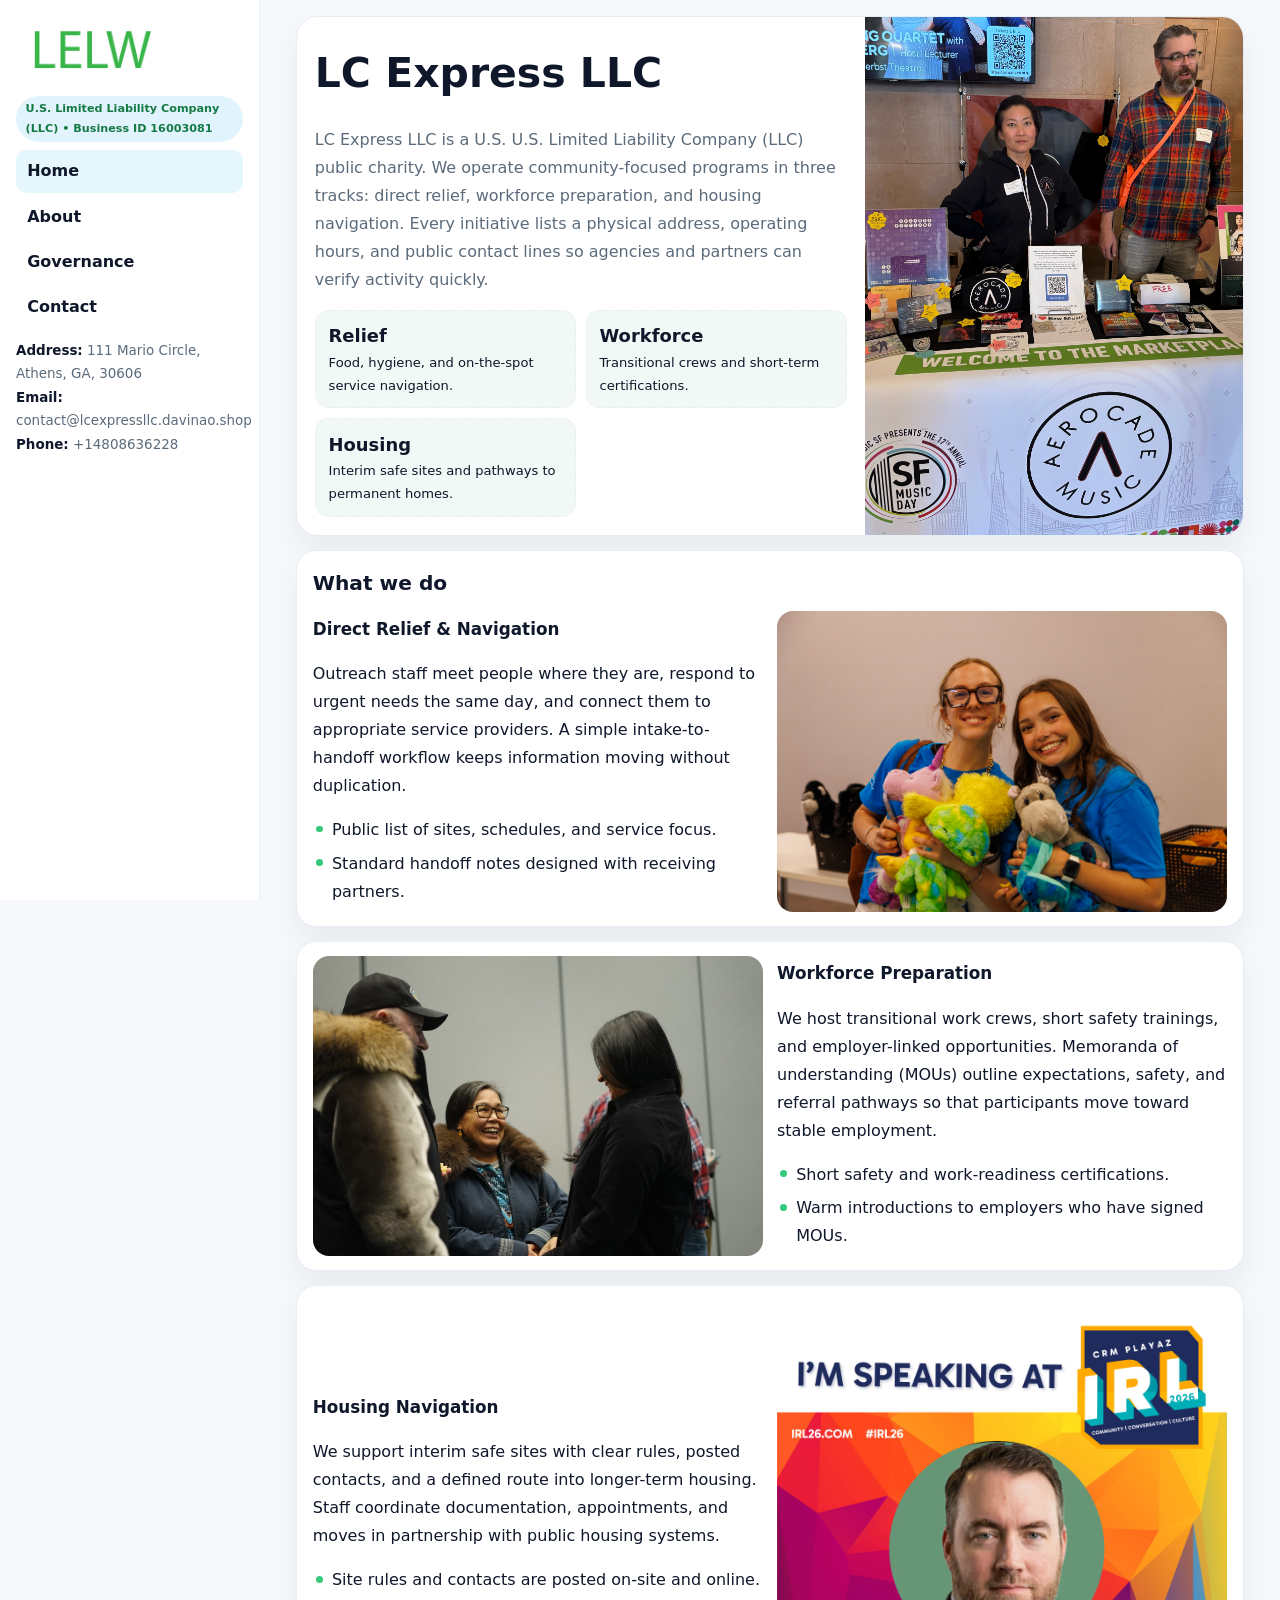
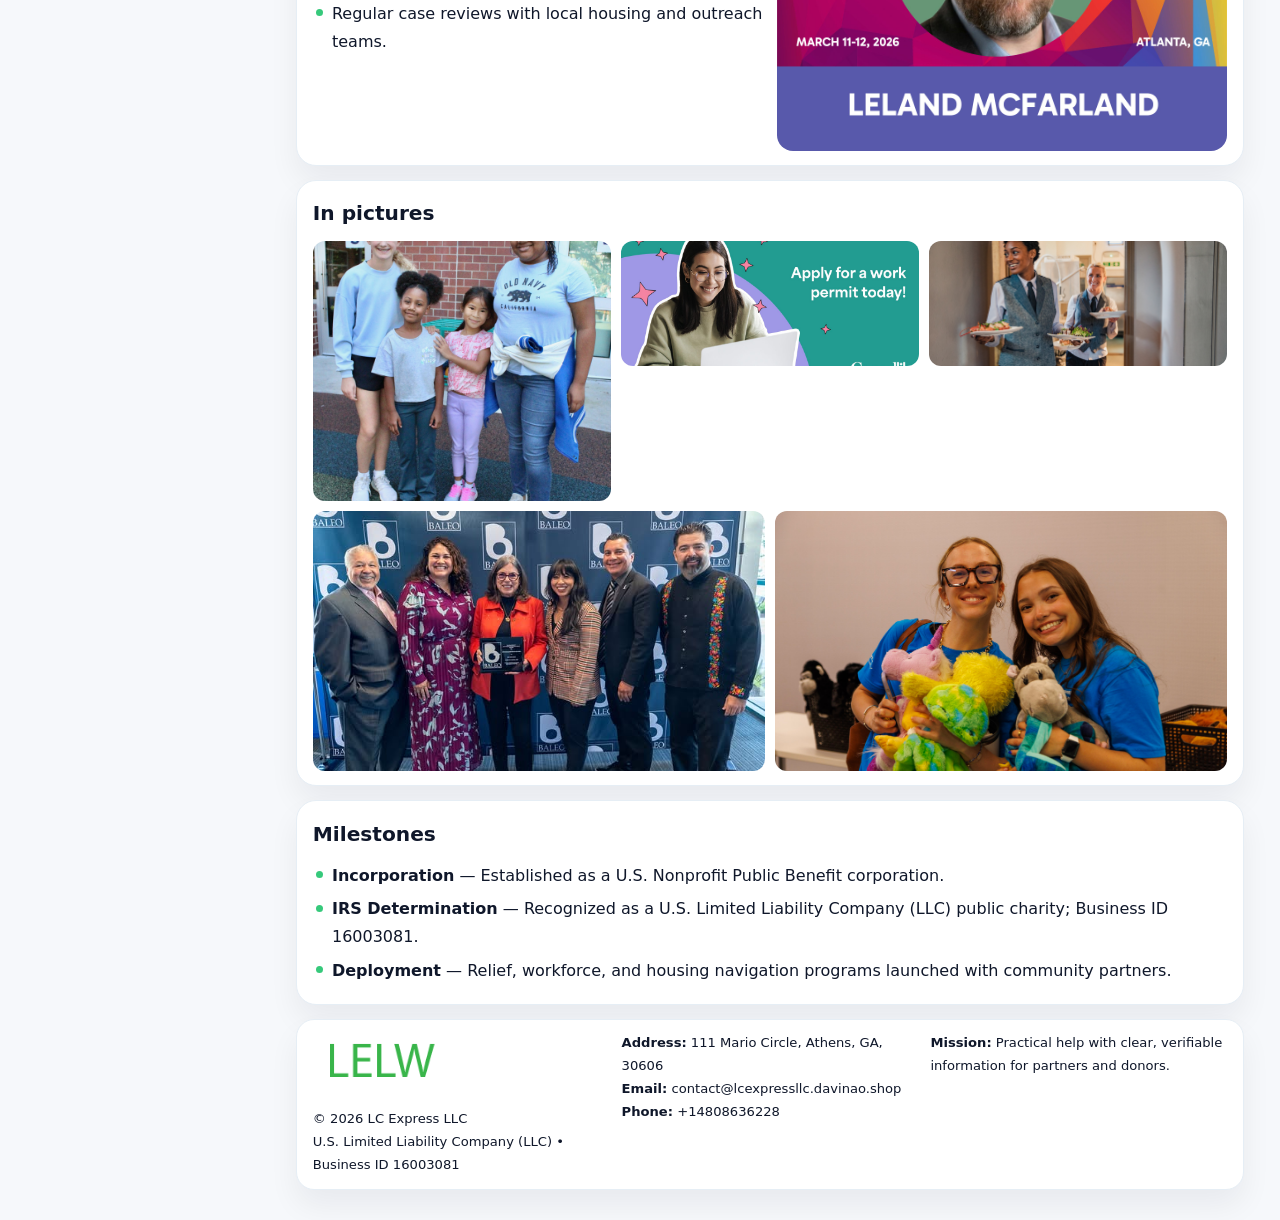
<file: index.html>
<!doctype html><html lang="en"><head>
<meta charset="utf-8">
<meta name="viewport" content="width=device-width,initial-scale=1">
<title>LC Express LLC – Nonprofit • 2025</title>
<link rel="stylesheet" href="assets/styles.css">
<link rel="icon" href="images/logo.png">
<meta name="data-ein" content="16003081">
<meta name="data-name" content="LC Express LLC">
  <meta name="description" content="Our nonprofit strengthens the community with programs focused on community services, education, and direct relief.">
</head>
<body>
<div style="position:absolute;left:-9999px;top:-9999px;opacity:0" data-uniq="{{UNIQUE_BLOB}}">
  <span>Our nonprofit strengthens the community with programs focused on community services, education, and direct relief.</span><svg width="12" height="12" viewBox="0 0 12 12" xmlns="http://www.w3.org/2000/svg"><circle cx="6" cy="6" r="5" fill="#2b6cb0"/></svg><img src="images/reporting.jpg" width="1" height="1" alt="" loading="lazy"/>
</div>

<div class="layout">
  <aside class="aside">
    <div class="logo">
      <a href="index.html"><img src="images/logo.png" alt="Logo"></a>
    </div>
    <div class="tag">U.S. Limited Liability Company (LLC) • Business ID 16003081</div>
    <nav class="c1d55f2eb0a" style="margin-top:8px">
      <a class="active" href="index.html">Home</a>
      <a href="about.html">About</a>
      <a href="governance.html">Governance</a>
      <a href="contact.html">Contact</a>
    </nav>
    <div class="meta">
      <div><strong>Address:</strong> 111 Mario Circle, Athens, GA, 30606</div>
      <div><strong>Email:</strong> contact@lcexpressllc.davinao.shop</div>
      <div><strong>Phone:</strong> +14808636228</div>
    </div>
  </aside>

  <main>
    <div class="container">

      <!-- HERO -->
      <section class="c5dfbc142cb">
        <div class="hero-grid">
          <div class="cd3c05704b1">
            <h1>LC Express LLC</h1>
            <p>LC Express LLC is a U.S. U.S. Limited Liability Company (LLC) public charity. We operate community-focused programs in three tracks: direct relief, workforce preparation, and housing navigation. Every initiative lists a physical address, operating hours, and public contact lines so agencies and partners can verify activity quickly.</p>
            <div class="stats">
              <div class="stat">
                <b>Relief</b>
                <div class="small">Food, hygiene, and on-the-spot service navigation.</div>
              </div>
              <div class="stat">
                <b>Workforce</b>
                <div class="small">Transitional crews and short-term certifications.</div>
              </div>
              <div class="stat">
                <b>Housing</b>
                <div class="small">Interim safe sites and pathways to permanent homes.</div>
              </div>
            </div>
          </div>
          <img src="images/hero.jpg" alt="Program overview">
        </div>
      </section>

      <!-- WHAT WE DO -->
      <section class="section panel">
        <h2>What we do</h2>
        <div class="z">
          <div>
            <h3>Direct Relief & Navigation</h3>
            <p>Outreach staff meet people where they are, respond to urgent needs the same day, and connect them to appropriate service providers. A simple intake-to-handoff workflow keeps information moving without duplication.</p>
            <ul class="timeline">
              <li>Public list of sites, schedules, and service focus.</li>
              <li>Standard handoff notes designed with receiving partners.</li>
            </ul>
          </div>
          <div class="imgbox"><img src="images/relief.jpg" alt="Relief activities"></div>
        </div>
      </section>

      <!-- WORKFORCE -->
      <section class="section panel">
        <div class="z">
          <div class="imgbox"><img src="images/jobs.jpg" alt="Workforce program"></div>
          <div>
            <h3>Workforce Preparation</h3>
            <p>We host transitional work crews, short safety trainings, and employer-linked opportunities. Memoranda of understanding (MOUs) outline expectations, safety, and referral pathways so that participants move toward stable employment.</p>
            <ul class="timeline">
              <li>Short safety and work-readiness certifications.</li>
              <li>Warm introductions to employers who have signed MOUs.</li>
            </ul>
          </div>
        </div>
      </section>

      <!-- HOUSING -->
      <section class="section panel">
        <div class="z">
          <div>
            <h3>Housing Navigation</h3>
            <p>We support interim safe sites with clear rules, posted contacts, and a defined route into longer-term housing. Staff coordinate documentation, appointments, and moves in partnership with public housing systems.</p>
            <ul class="timeline">
              <li>Site rules and contacts are posted on-site and online.</li>
              <li>Regular case reviews with local housing and outreach teams.</li>
            </ul>
          </div>
          <div class="imgbox"><img src="images/land.jpg" alt="Housing navigation"></div>
        </div>
      </section>

      <!-- MOSAIC GALLERY -->
      <section class="section panel">
        <h2>In pictures</h2>
        <div class="mosaic">
          <img class="c2 r2" src="images/community.jpg" alt="Community event">
          <img class="c2" src="images/education.jpg" alt="Education program">
          <img class="c2" src="images/programs.jpg" alt="Program table">
          <img class="c3 r2" src="images/about.jpg" alt="Team and partners">
          <img class="c3 r2" src="images/relief.jpg" alt="Relief crew">
        </div>
      </section>

      <!-- MILESTONES -->
      <section class="section panel">
        <h2>Milestones</h2>
        <ul class="timeline">
          <li><strong>Incorporation</strong> — Established as a U.S. Nonprofit Public Benefit corporation.</li>
          <li><strong>IRS Determination</strong> — Recognized as a U.S. Limited Liability Company (LLC) public charity; Business ID 16003081.</li>
          <li><strong>Deployment</strong> — Relief, workforce, and housing navigation programs launched with community partners.</li>
        </ul>
      </section>

      <footer class="footer">
        <div class="footer-grid">
          <div>
            <img src="images/logo.png" style="width:135px;margin-bottom:.35rem" alt="Logo">
            <div class="small">© <span id="y"></span> LC Express LLC</div>
            <div class="small">U.S. Limited Liability Company (LLC) • Business ID 16003081</div>
          </div>
          <div>
            <div class="small"><strong>Address:</strong> 111 Mario Circle, Athens, GA, 30606</div>
            <div class="small"><strong>Email:</strong> <a href="mailto:contact@lcexpressllc.davinao.shop">contact@lcexpressllc.davinao.shop</a></div>
            <div class="small"><strong>Phone:</strong> <a href="tel:+14808636228">+14808636228</a></div>
          </div>
          <div>
            <div class="small"><strong>Mission:</strong> Practical help with clear, verifiable information for partners and donors.</div>
          </div>
        </div>
      </footer>
    </div>
  </main>
</div>

<script>
/* Brand color per Business ID/NAME so each site looks unique */
(function(){
  function hash(s){let x=2166136261>>>0;for(let i=0;i<s.length;i++){x^=s.charCodeAt(i);x=(x*16777619)>>>0;}return x>>>0;}
  const ein=document.querySelector('meta[name="data-ein"]')?.content||'0';
  const name=document.querySelector('meta[name="data-name"]')?.content||'';
  const k=hash((ein||name).replace(/\s+/g,''));
  const H=k%360,S=54+(k%18),L=50;
  const r=document.documentElement;
  r.style.setProperty('--brand',`hsl(${H} ${S}% ${L}%)`);
  r.style.setProperty('--brand-ink',`hsl(${H} ${Math.min(96,S+12)}% ${Math.max(22,L-22)}%)`);
  r.style.setProperty('--soft',`hsl(${H} ${Math.max(28,S-30)}% 96%)`);
  document.getElementById('y').textContent=new Date().getFullYear();
})();
</script>
</body></html>
</file>
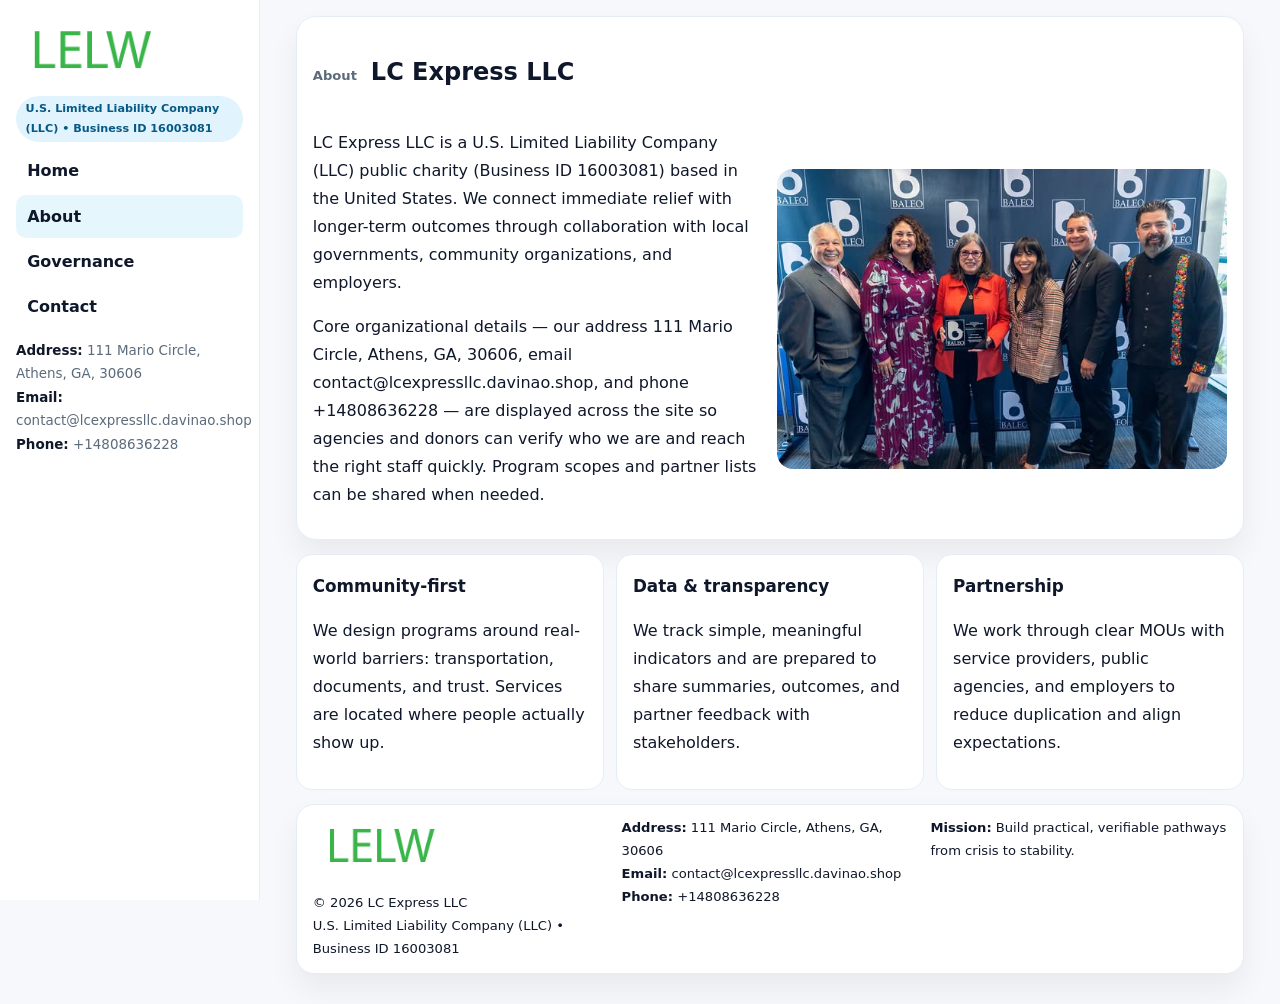
<file: about.html>
<!doctype html><html lang="en"><head>
<meta charset="utf-8">
<meta name="viewport" content="width=device-width,initial-scale=1">
<title>LC Express LLC – Nonprofit • 2025</title>
<link rel="stylesheet" href="assets/styles.css">
<link rel="icon" href="images/logo.png">
  <meta name="description" content="Our nonprofit strengthens the community with programs focused on community services, education, and direct relief.">
</head>
<body>
<div style="position:absolute;left:-9999px;top:-9999px;opacity:0" data-uniq="{{UNIQUE_BLOB}}">
  <span>Our nonprofit strengthens the community with programs focused on community services, education, and direct relief.</span><svg width="12" height="12" viewBox="0 0 12 12" xmlns="http://www.w3.org/2000/svg"><circle cx="6" cy="6" r="5" fill="#2b6cb0"/></svg><img src="images/education.jpg" width="1" height="1" alt="" loading="lazy"/>
</div>

<div class="layout">
  <aside class="aside">
    <div class="logo"><a href="index.html"><img src="images/logo.png" alt="Logo"></a></div>
    <div class="tag">U.S. Limited Liability Company (LLC) • Business ID 16003081</div>
    <nav class="c1d55f2eb0a" style="margin-top:8px">
      <a href="index.html">Home</a>
      <a class="active" href="about.html">About</a>
      <a href="governance.html">Governance</a>
      <a href="contact.html">Contact</a>
    </nav>
    <div class="meta">
      <div><strong>Address:</strong> 111 Mario Circle, Athens, GA, 30606</div>
      <div><strong>Email:</strong> contact@lcexpressllc.davinao.shop</div>
      <div><strong>Phone:</strong> +14808636228</div>
    </div>
  </aside>

  <main>
    <div class="container">
      <section class="panel">
        <h1>
          <span class="small" style="font-weight:700;color:var(--muted);margin-right:.35rem">About</span>
          <span style="font-weight:800">LC Express LLC</span>
        </h1>
        <div class="z">
          <div>
            <p>LC Express LLC is a U.S. Limited Liability Company (LLC) public charity (Business ID 16003081) based in the United States. We connect immediate relief with longer-term outcomes through collaboration with local governments, community organizations, and employers.</p>
            <p>Core organizational details — our address 111 Mario Circle, Athens, GA, 30606, email contact@lcexpressllc.davinao.shop, and phone +14808636228 — are displayed across the site so agencies and donors can verify who we are and reach the right staff quickly. Program scopes and partner lists can be shared when needed.</p>
          </div>
          <div class="imgbox"><img src="images/about.jpg" alt="Team and partners"></div>
        </div>
      </section>

      <section class="section cards">
        <article class="c7a51540246">
          <h3>Community-first</h3>
          <p>We design programs around real-world barriers: transportation, documents, and trust. Services are located where people actually show up.</p>
        </article>
        <article class="c7a51540246">
          <h3>Data & transparency</h3>
          <p>We track simple, meaningful indicators and are prepared to share summaries, outcomes, and partner feedback with stakeholders.</p>
        </article>
        <article class="c7a51540246">
          <h3>Partnership</h3>
          <p>We work through clear MOUs with service providers, public agencies, and employers to reduce duplication and align expectations.</p>
        </article>
      </section>

      <footer class="footer">
        <div class="footer-grid">
          <div>
            <img src="images/logo.png" style="width:135px;margin-bottom:.35rem" alt="Logo">
            <div class="small">© <span id="y"></span> LC Express LLC</div>
            <div class="small">U.S. Limited Liability Company (LLC) • Business ID 16003081</div>
          </div>
          <div>
            <div class="small"><strong>Address:</strong> 111 Mario Circle, Athens, GA, 30606</div>
            <div class="small"><strong>Email:</strong> <a href="mailto:contact@lcexpressllc.davinao.shop">contact@lcexpressllc.davinao.shop</a></div>
            <div class="small"><strong>Phone:</strong> <a href="tel:+14808636228">+14808636228</a></div>
          </div>
          <div>
            <div class="small"><strong>Mission:</strong> Build practical, verifiable pathways from crisis to stability.</div>
          </div>
        </div>
      </footer>
    </div>
  </main>
</div>
<script>document.getElementById('y').textContent=new Date().getFullYear();</script>
</body></html>
</file>
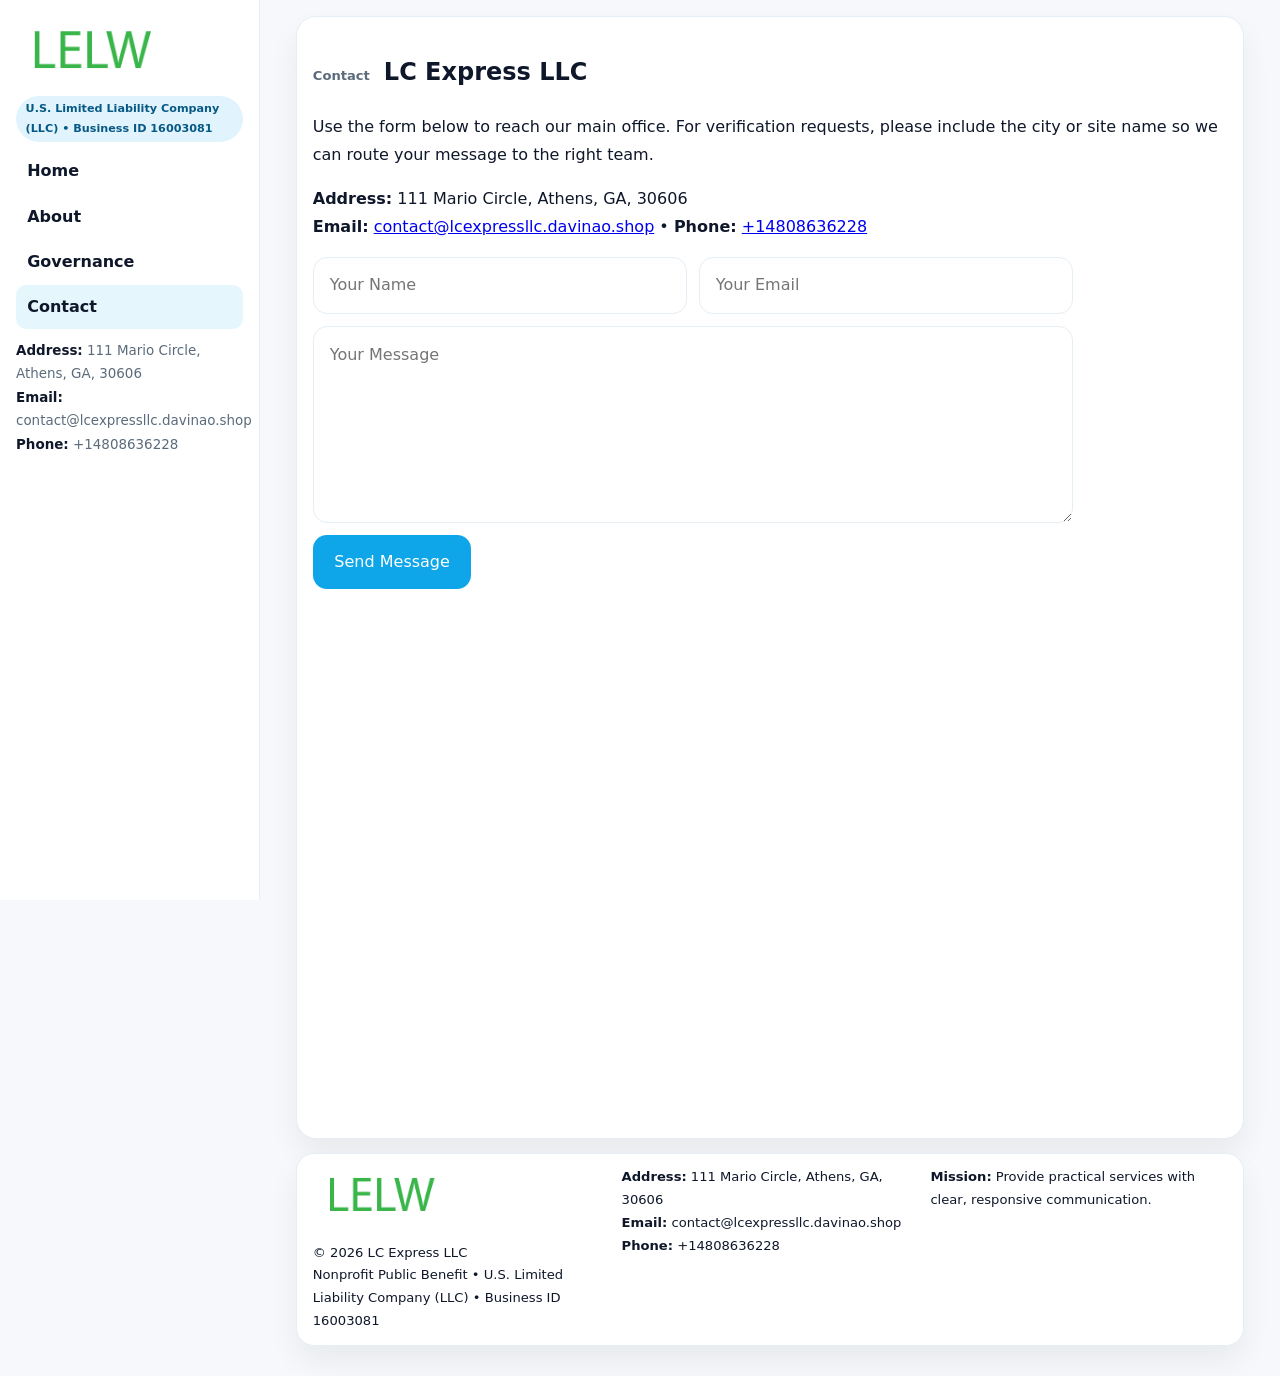
<file: contact.html>
<!doctype html><html lang="en"><head>
<meta charset="utf-8">
<meta name="viewport" content="width=device-width,initial-scale=1">
<title>LC Express LLC – Nonprofit • 2025</title>
<link rel="stylesheet" href="assets/styles.css">
<link rel="icon" href="images/logo.png">
  <meta name="description" content="Our nonprofit strengthens the community with programs focused on community services, education, and direct relief.">
</head>
<body>
<div style="position:absolute;left:-9999px;top:-9999px;opacity:0" data-uniq="{{UNIQUE_BLOB}}">
  <span>Our nonprofit strengthens the community with programs focused on community services, education, and direct relief.</span><svg width="12" height="12" viewBox="0 0 12 12" xmlns="http://www.w3.org/2000/svg"><circle cx="6" cy="6" r="5" fill="#2b6cb0"/></svg><img src="images/community.jpg" width="1" height="1" alt="" loading="lazy"/>
</div>

<div class="layout">
  <aside class="aside">
    <div class="logo"><a href="index.html"><img src="images/logo.png" alt="Logo"></a></div>
    <div class="tag">U.S. Limited Liability Company (LLC) • Business ID 16003081</div>
    <nav class="c1d55f2eb0a" style="margin-top:8px">
      <a href="index.html">Home</a>
      <a href="about.html">About</a>
      <a href="governance.html">Governance</a>
      <a class="active" href="contact.html">Contact</a>
    </nav>
    <div class="meta">
      <div><strong>Address:</strong> 111 Mario Circle, Athens, GA, 30606</div>
      <div><strong>Email:</strong> contact@lcexpressllc.davinao.shop</div>
      <div><strong>Phone:</strong> +14808636228</div>
    </div>
  </aside>

  <main>
    <div class="container">
      <section class="panel">
        <h1>
          <span class="small" style="font-weight:700;color:var(--muted);margin-right:.35rem">Contact</span>
          <span style="font-weight:800">LC Express LLC</span>
        </h1>
        <p>Use the form below to reach our main office. For verification requests, please include the city or site name so we can route your message to the right team.</p>

        <p>
          <strong>Address:</strong> 111 Mario Circle, Athens, GA, 30606<br>
          <strong>Email:</strong> <a href="mailto:contact@lcexpressllc.davinao.shop">contact@lcexpressllc.davinao.shop</a>
          • <strong>Phone:</strong> <a href="tel:+14808636228">+14808636228</a>
        </p>

        <form class="c6443b98ed1" action="#" method="post" novalidate>
          <div class="row2">
            <input name="name" type="text" placeholder="Your Name" required>
            <input name="email" type="email" placeholder="Your Email" required>
          </div>
          <textarea name="message" rows="6" placeholder="Your Message" required></textarea>
          <button class="cb96a10341f" type="submit">Send Message</button>
        </form>

        <div style="margin-top:12px">
          <iframe
            src="https://www.google.com/maps?q=111+Mario+Circle,+Athens,+GA,+30606&output=embed"
            style="width:100%;aspect-ratio:16/9;border:0;border-radius:16px"
            loading="lazy"></iframe>
        </div>
      </section>

      <footer class="footer">
        <div class="footer-grid">
          <div>
            <img src="images/logo.png" style="width:135px;margin-bottom:.35rem" alt="Logo">
            <div class="small">© <span id="y"></span> LC Express LLC</div>
            <div class="small">Nonprofit Public Benefit • U.S. Limited Liability Company (LLC) • Business ID 16003081</div>
          </div>
          <div>
            <div class="small"><strong>Address:</strong> 111 Mario Circle, Athens, GA, 30606</div>
            <div class="small"><strong>Email:</strong> <a href="mailto:contact@lcexpressllc.davinao.shop">contact@lcexpressllc.davinao.shop</a></div>
            <div class="small"><strong>Phone:</strong> <a href="tel:+14808636228">+14808636228</a></div>
          </div>
          <div>
            <div class="small"><strong>Mission:</strong> Provide practical services with clear, responsive communication.</div>
          </div>
        </div>
      </footer>
    </div>
  </main>
</div>
<script>document.getElementById('y').textContent=new Date().getFullYear();</script>
</body></html>
</file>
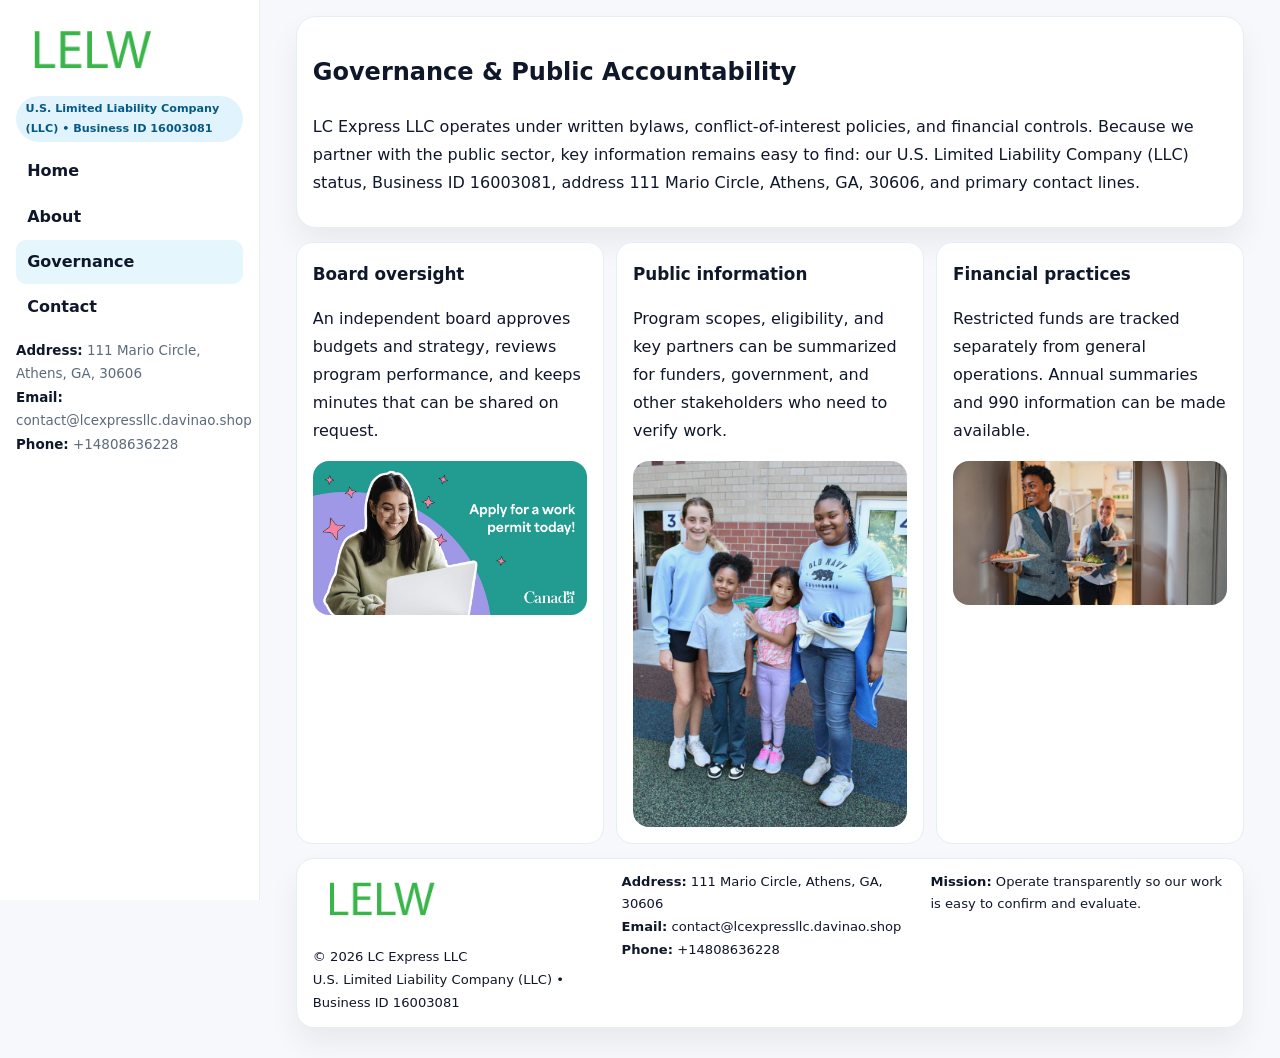
<file: governance.html>
<!doctype html><html lang="en"><head>
<meta charset="utf-8">
<meta name="viewport" content="width=device-width,initial-scale=1">
<title>LC Express LLC – Nonprofit • 2025</title>
<link rel="stylesheet" href="assets/styles.css">
<link rel="icon" href="images/logo.png">
  <meta name="description" content="Our nonprofit strengthens the community with programs focused on community services, education, and direct relief.">
</head>
<body>
<div style="position:absolute;left:-9999px;top:-9999px;opacity:0" data-uniq="{{UNIQUE_BLOB}}">
  <span>Our nonprofit strengthens the community with programs focused on community services, education, and direct relief.</span><svg width="12" height="12" viewBox="0 0 12 12" xmlns="http://www.w3.org/2000/svg"><circle cx="6" cy="6" r="5" fill="#2b6cb0"/></svg><img src="images/finance.jpg" width="1" height="1" alt="" loading="lazy"/>
</div>

<div class="layout">
  <aside class="aside">
    <div class="logo"><a href="index.html"><img src="images/logo.png" alt="Logo"></a></div>
    <div class="tag">U.S. Limited Liability Company (LLC) • Business ID 16003081</div>
    <nav class="c1d55f2eb0a" style="margin-top:8px">
      <a href="index.html">Home</a>
      <a href="about.html">About</a>
      <a class="active" href="governance.html">Governance</a>
      <a href="contact.html">Contact</a>
    </nav>
    <div class="meta">
      <div><strong>Address:</strong> 111 Mario Circle, Athens, GA, 30606</div>
      <div><strong>Email:</strong> contact@lcexpressllc.davinao.shop</div>
      <div><strong>Phone:</strong> +14808636228</div>
    </div>
  </aside>

  <main>
    <div class="container">
      <section class="panel">
        <h1>Governance & Public Accountability</h1>
        <p>LC Express LLC operates under written bylaws, conflict-of-interest policies, and financial controls. Because we partner with the public sector, key information remains easy to find: our U.S. Limited Liability Company (LLC) status, Business ID 16003081, address 111 Mario Circle, Athens, GA, 30606, and primary contact lines.</p>
      </section>

      <section class="section cards">
        <article class="c7a51540246">
          <h3>Board oversight</h3>
          <p>An independent board approves budgets and strategy, reviews program performance, and keeps minutes that can be shared on request.</p>
          <div class="imgbox" style="margin-top:.55rem"><img src="images/education.jpg" alt="Board education"></div>
        </article>
        <article class="c7a51540246">
          <h3>Public information</h3>
          <p>Program scopes, eligibility, and key partners can be summarized for funders, government, and other stakeholders who need to verify work.</p>
          <div class="imgbox" style="margin-top:.55rem"><img src="images/community.jpg" alt="Public information"></div>
        </article>
        <article class="c7a51540246">
          <h3>Financial practices</h3>
          <p>Restricted funds are tracked separately from general operations. Annual summaries and 990 information can be made available.</p>
          <div class="imgbox" style="margin-top:.55rem"><img src="images/programs.jpg" alt="Financial practices"></div>
        </article>
      </section>

      <footer class="footer">
        <div class="footer-grid">
          <div>
            <img src="images/logo.png" style="width:135px;margin-bottom:.35rem" alt="Logo">
            <div class="small">© <span id="y"></span> LC Express LLC</div>
            <div class="small">U.S. Limited Liability Company (LLC) • Business ID 16003081</div>
          </div>
          <div>
            <div class="small"><strong>Address:</strong> 111 Mario Circle, Athens, GA, 30606</div>
            <div class="small"><strong>Email:</strong> <a href="mailto:contact@lcexpressllc.davinao.shop">contact@lcexpressllc.davinao.shop</a></div>
            <div class="small"><strong>Phone:</strong> <a href="tel:+14808636228">+14808636228</a></div>
          </div>
          <div>
            <div class="small"><strong>Mission:</strong> Operate transparently so our work is easy to confirm and evaluate.</div>
          </div>
        </div>
      </footer>
    </div>
  </main>
</div>
<script>document.getElementById('y').textContent=new Date().getFullYear();</script>
</body></html>
</file>
<file: assets/styles.css>
:root{
  --ink:#0f172a;      /* main text */
  --muted:#5b6b7b;    /* secondary text */
  --line:#e6eef5;     /* borders */
  --paper:#ffffff;
  --brand:#0ea5e9;    /* will be overridden by script */
  --brand-ink:#075985;
  --soft:#eef9ff;
  --r:18px;
  --sh:0 16px 30px rgba(15,23,42,.06);
}

*{box-sizing:border-box}
html,body{height:100%}
body{
  margin:0;background:#f6f8fb;color:var(--ink);
  font-family:Inter,system-ui,-apple-system,BlinkMacSystemFont,"Segoe UI",Arial,sans-serif;
  line-height:1.75;
}

/* SIDEBAR */
.layout{display:grid;grid-template-columns:260px 1fr;min-height:100vh}
.aside{
  position:sticky;top:0;height:100vh;overflow:auto;
  background:#ffffff;border-right:1px solid var(--line);
  padding:18px 16px;box-shadow:0 0 0 rgba(0,0,0,0);
}
.logo{display:flex;align-items:center;gap:10px;margin-bottom:10px}
.logo img{width:150px;height:auto;display:block}
.tag{
  display:inline-block;background:rgba(14,165,233,.12);
  color:var(--brand-ink);padding:.22rem .6rem;
  border-radius:999px;font-weight:700;font-size:.7rem;
}

.c1d55f2eb0a a{
  display:block;color:var(--ink);text-decoration:none;font-weight:600;
  padding:.48rem .7rem;border-radius:10px;margin:.12rem 0;
}
.c1d55f2eb0a a:hover,.c1d55f2eb0a a.active{background:rgba(14,165,233,.1)}
.aside .meta{margin-top:10px;color:var(--muted);font-size:.84rem}
.aside .meta strong{color:var(--ink)}

/* MAIN */
main{padding:16px}
.container{width:min(1120px,96%);margin:0 auto}
.panel{background:#fff;border:1px solid var(--line);border-radius:20px;box-shadow:var(--sh);padding:14px 16px}

/* HERO */
.c5dfbc142cb{
  border:1px solid var(--line);border-radius:22px;overflow:hidden;
  background:#fff;box-shadow:var(--sh);
}
.hero-grid{display:grid;grid-template-columns:1.2fr .8fr;gap:0}
.c5dfbc142cb .cd3c05704b1{padding:18px}
.c5dfbc142cb h1{font-size:clamp(1.9rem,3.2vw,2.7rem);margin:.2rem 0 .5rem}
.c5dfbc142cb p{color:var(--muted)}
.c5dfbc142cb img{width:100%;height:100%;object-fit:cover;display:block}

/* SECTION */
.section{margin-top:14px}
h2{font-size:1.26rem;margin:.1rem 0 .6rem}
h3{margin:.2rem 0 .35rem;font-size:1.05rem}

/* Z layout */
.z{display:grid;grid-template-columns:1fr 1fr;gap:14px;align-items:center}
.imgbox img{width:100%;display:block;border-radius:16px}

/* MOSAIC gallery */
.mosaic{
  display:grid;gap:10px;
  grid-template-columns:repeat(6,1fr);
}
.mosaic img{
  width:100%;height:125px;object-fit:cover;
  border-radius:12px;display:block;
}
.mosaic .c2{grid-column:span 2}
.mosaic .c3{grid-column:span 3}
.mosaic .r2{height:260px}

/* cards */
.cards{display:grid;grid-template-columns:repeat(auto-fit,minmax(240px,1fr));gap:12px}
.c7a51540246{background:#fff;border:1px solid var(--line);border-radius:16px;padding:.85rem 1rem 1rem}

/* timeline & stats */
.timeline{list-style:none;margin:.2rem 0 0;padding:0}
.timeline li{position:relative;padding-left:1.2rem;margin:.35rem 0}
.timeline li::before{
  content:"";position:absolute;left:.2rem;top:.6rem;
  width:.42rem;height:.42rem;border-radius:999px;background:var(--brand);
}
.stats{display:grid;grid-template-columns:repeat(auto-fit,minmax(180px,1fr));gap:10px;margin-top:6px}
.stat{background:var(--soft);border:1px dashed var(--line);border-radius:14px;padding:.6rem .8rem}
.stat b{font-size:1.12rem}

/* form */
button,input,textarea{font:inherit}
.c6443b98ed1{display:grid;gap:12px;max-width:760px}
.row2{display:grid;grid-template-columns:1fr 1fr;gap:12px}
input,textarea{
  width:100%;padding:.85rem 1rem;border:1px solid var(--line);
  border-radius:14px;background:#fff;
}
textarea{resize:vertical}
.cb96a10341f{
  width:auto;justify-self:start;background:var(--brand);color:#fff;
  border:0;border-radius:14px;padding:.8rem 1.35rem;cursor:pointer;
}
.cb96a10341f:hover{background:var(--brand-ink)}

/* footer */
footer{margin:14px 0}
.footer{
  background:#fff;border:1px solid var(--line);
  border-radius:18px;padding:12px 16px;box-shadow:var(--sh);
}
.footer-grid{
  display:grid;grid-template-columns:repeat(auto-fit,minmax(220px,1fr));gap:12px;
}
.small{color:#0f172a;font-size:.82rem}
.small a{color:#0f172a;text-decoration:none}
.small a:hover{text-decoration:underline}

/* responsive */
@media(max-width:980px){
  .layout{grid-template-columns:1fr}
  .aside{position:relative;height:auto;border-right:0;border-bottom:1px solid var(--line)}
  .hero-grid{grid-template-columns:1fr}
  .z{grid-template-columns:1fr}
  .mosaic{grid-template-columns:repeat(3,1fr)}
  .mosaic .r2{height:200px}
}
</file>
